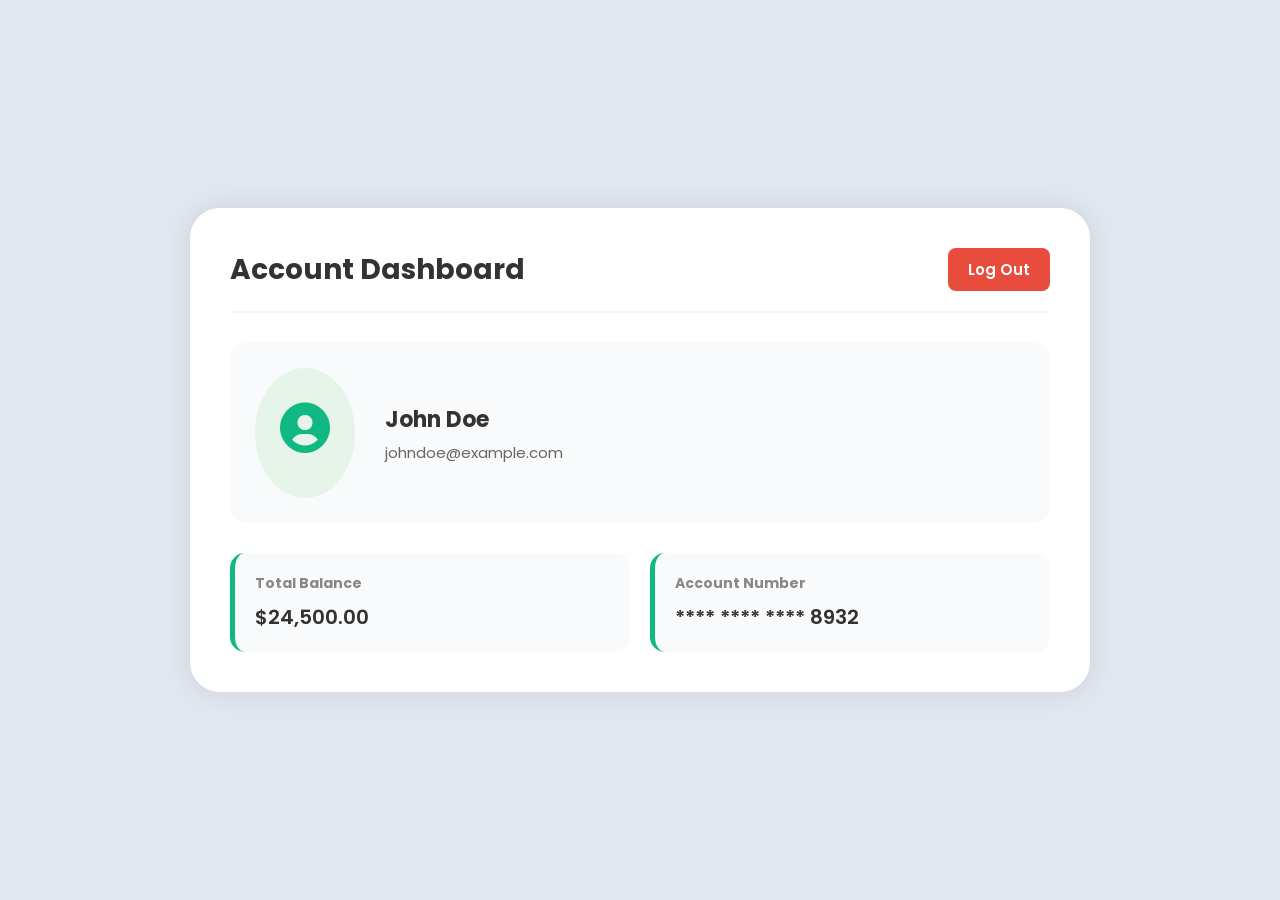
<file: bank/dashboard.html>
<!DOCTYPE html>
<html lang="en">
<head>
    <meta charset="UTF-8">
    <meta name="viewport" content="width=device-width, initial-scale=1.0">
    <link href="https://fonts.googleapis.com/css2?family=Poppins:wght@400;500;600;700&display=swap" rel="stylesheet">
    <link href="https://unpkg.com/boxicons@2.1.4/css/boxicons.min.css" rel="stylesheet">
    <title>BANK | User Dashboard</title>
    <style>
        * {
            margin: 0;
            padding: 0;
            box-sizing: border-box;
            font-family: 'Poppins', sans-serif;
        }

        body {
            background: #e2e8f0;
            display: flex;
            justify-content: center;
            align-items: center;
            min-height: 100vh;
        }

        .dashboard-container {
            width: 900px;
            background: #fff;
            border-radius: 30px;
            box-shadow: 0 0 30px rgba(0, 0, 0, 0.1);
            overflow: hidden;
            padding: 40px;
        }

        .header {
            display: flex;
            justify-content: space-between;
            align-items: center;
            border-bottom: 2px solid #f1f5f9;
            padding-bottom: 20px;
            margin-bottom: 30px;
        }

        .header h1 {
            color: #333;
            font-size: 28px;
        }

        .logout-btn {
            background: #e74c3c;
            color: #fff;
            border: none;
            padding: 10px 20px;
            border-radius: 8px;
            cursor: pointer;
            font-size: 15px;
            font-weight: 600;
            text-decoration: none;
            transition: 0.3s;
        }

        .logout-btn:hover {
            background: #c0392b;
        }

        .profile-section {
            display: flex;
            gap: 30px;
            align-items: center;
            margin-bottom: 30px;
            background: #f8fafc;
            padding: 25px;
            border-radius: 15px;
        }

        .profile-icon {
            font-size: 60px;
            color: #10b981;
            background: #e6f4ea;
            padding: 20px;
            border-radius: 50%;
        }

        .profile-info h3 {
            font-size: 22px;
            color: #333;
            margin-bottom: 5px;
        }

        .profile-info p {
            color: #666;
            font-size: 15px;
        }

        .cards-grid {
            display: grid;
            grid-template-columns: repeat(2, 1fr);
            gap: 20px;
        }

        .info-card {
            background: #f8fafc;
            padding: 20px;
            border-radius: 15px;
            border-left: 5px solid #10b981;
        }

        .info-card h4 {
            color: #888;
            font-size: 14px;
            margin-bottom: 8px;
        }

        .info-card p {
            color: #333;
            font-size: 20px;
            font-weight: 600;
        }
    </style>
</head>
<body>

    <div class="dashboard-container">
        <!-- رأس الصفحة -->
        <div class="header">
            <h1>Account Dashboard</h1>
            <a href="index.html" class="logout-btn">Log Out</a>
        </div>

        <!-- معلومات المستخدم الشخصية -->
        <div class="profile-section">
            <div class="profile-icon">
                <i class='bx bxs-user-circle'></i>
            </div>
            <div class="profile-info">
                <h3 id="username-display">John Doe</h3>
                <p id="email-display">johndoe@example.com</p>
            </div>
        </div>

        <!-- بطاقات معلومات الحساب البنكي -->
        <div class="cards-grid">
            <div class="info-card">
                <h4>Total Balance</h4>
                <p>$24,500.00</p>
            </div>
            <div class="info-card">
                <h4>Account Number</h4>
                <p>**** **** **** 8932</p>
            </div>
        </div>
    </div>

</body>
</html>
</file>
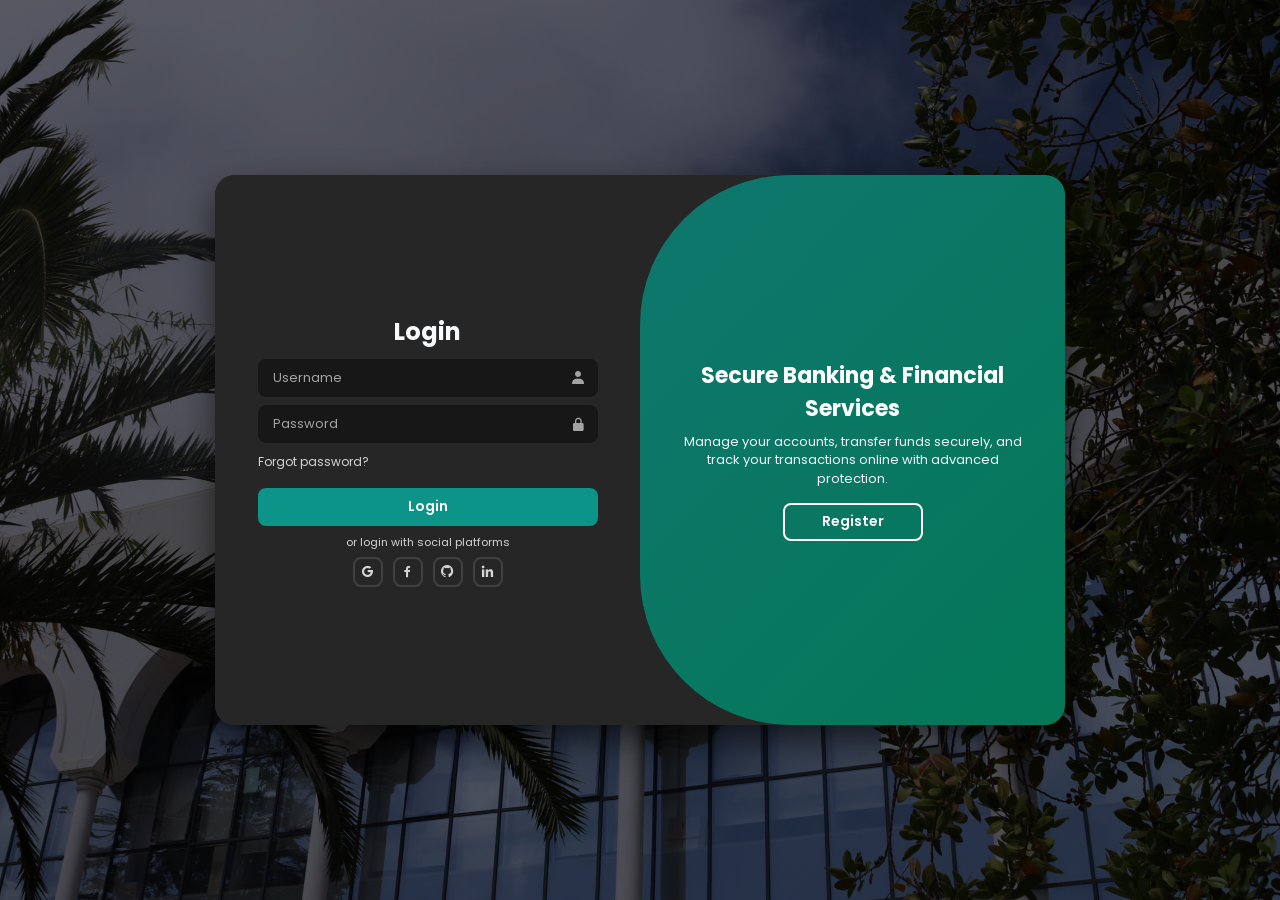
<file: bank/Login.html>
<!DOCTYPE html>
<html lang="en">
<head>
    <meta charset="UTF-8">
    <meta name="viewport" content="width=device-width, initial-scale=1.0">
    <link href="https://fonts.googleapis.com/css2?family=Poppins:wght@400;500;600;700&display=swap" rel="stylesheet">
    <link href="https://unpkg.com/boxicons@2.1.4/css/boxicons.min.css" rel="stylesheet">
    <link rel="stylesheet" href="style.css">
    <title>Login & Registration - Bank of Algeria</title>
</head>
<body>

    <div class="container" id="main-container">

        <!-- Form Box (Login) -->
        <div class="form-box login">
            <form action="login_process.php" method="POST">
                <h1>Login</h1>
                <div class="input-box">
                    <input type="text" name="username" placeholder="Username" required>
                    <i class='bx bxs-user'></i>
                </div>
                <div class="input-box">
                    <input type="password" name="password" placeholder="Password" required>
                    <i class='bx bxs-lock-alt'></i>
                </div>
                <div class="forgot-link">
                    <a href="#">Forgot password?</a>
                </div>
                <button type="submit" class="btn">Login</button>
                <p>or login with social platforms</p>
                <div class="social-icons">
                    <a href="#"><i class='bx bxl-google'></i></a>
                    <a href="#"><i class='bx bxl-facebook'></i></a>
                    <a href="#"><i class='bx bxl-github'></i></a>
                    <a href="#"><i class='bx bxl-linkedin'></i></a>
                </div>
            </form>
        </div>

        <!-- Form Box (Register) - Updated with Banking Fields -->
        <div class="form-box register">
            <form action="register.php" method="POST">
                <h1>Registration</h1>
                
                <div class="input-box">
                    <input type="text" name="username" placeholder="Username" required>
                    <i class='bx bxs-user'></i>
                </div>

                <div class="input-box">
                    <input type="text" name="full_name" placeholder="Full Name (الاسم الكامل)" required>
                    <i class='bx bxs-id-card'></i>
                </div>

                <div class="input-box">
                    <input type="text" name="nin" placeholder="National ID / NIN (رقم التعريف الوطني)" required>
                    <i class='bx bx-barcode'></i>
                </div>

                <div class="input-box">
                    <input type="date" name="dob" required>
                    <i class='bx bxs-calendar'></i>
                </div>

                <div class="input-box">
                    <input type="text" name="place_of_birth" placeholder="Place of Birth (مكان الولادة)" required>
                    <i class='bx bxs-map'></i>
                </div>

                <div class="input-box">
                    <input type="tel" name="phone" placeholder="Phone Number (رقم الهاتف)" required>
                    <i class='bx bxs-phone'></i>
                </div>

                <div class="input-box">
                    <input type="email" name="email" placeholder="Email" required>
                    <i class='bx bxs-envelope'></i>
                </div>

                <div class="input-box">
                    <input type="password" name="password" placeholder="Password" required>
                    <i class='bx bxs-lock-alt'></i>
                </div>

                <button type="submit" class="btn">Register</button>
                
                <p>or register with social platforms</p>
                <div class="social-icons">
                    <a href="#"><i class='bx bxl-google'></i></a>
                    <a href="#"><i class='bx bxl-facebook'></i></a>
                    <a href="#"><i class='bx bxl-github'></i></a>
                    <a href="#"><i class='bx bxl-linkedin'></i></a>
                </div>
            </form>
        </div>

        <!-- Toggle Box / Panel (Modified for Bank Theme) -->
        <div class="toggle-box">
            <div class="toggle-panel toggle-left">
                <h1>Secure Banking & Financial Services</h1>
                <p>Manage your accounts, transfer funds securely, and track your transactions online with advanced protection.</p>
                <button class="btn register-btn" id="register-btn">Register</button>
            </div>
            <div class="toggle-panel toggle-right">
                <h1>Welcome Back to Bank Portal</h1>
                <p>Access your secure dashboard to check your balance and execute banking operations instantly.</p>
                <button class="btn login-btn" id="login-btn">Login</button>
            </div>
        </div>

    </div>

    <!-- JavaScript -->
    <script>
        const container = document.getElementById('main-container');
        const registerBtn = document.getElementById('register-btn');
        const loginBtn = document.getElementById('login-btn');

        registerBtn.addEventListener('click', () => {
            container.classList.add('active');
        });

        loginBtn.addEventListener('click', () => {
            container.classList.remove('active');
        });
    </script>

</body>
</html>
</file>
<file: bank/style.css>
@import url('https://fonts.googleapis.com/css2?family=Poppins:wght@400;500;600;700&display=swap');

* {
    margin: 0;
    padding: 0;
    box-sizing: border-box;
    font-family: 'Poppins', sans-serif;
}

body {
    display: flex;
    justify-content: center;
    align-items: center;
    min-height: 100vh;
    
    /* 
      هنا تم وضع صورة البنك (bank.jpg) كخلفية للشاشة بالكامل،
      وفوقها طبقة تظليل سوداء شفافة للتحكم في السطوع.
      (يمكنك تعديل الرقم 0.6 لتغيير الشفافية: كلما زاد زاد الظلام).
    */
    background: linear-gradient(rgba(0, 0, 0, 0.6), rgba(0, 0, 0, 0.6)), url('image/bank.jpg');
    background-size: cover;
    background-position: center;
    background-repeat: no-repeat;
}

.container {
    position: relative;
    width: 850px;
    height: 550px;
    background: #262626; /* رمادي غامق أنيق لصندوق النموذج */
    border-radius: 20px;
    box-shadow: 0 15px 35px rgba(0, 0, 0, 0.6);
    overflow: hidden;
}

.container span, h1, p {
    color: #f1f5f9;
}

.form-box {
    position: absolute;
    top: 0;
    width: 50%;
    height: 100%;
    display: flex;
    align-items: center;
    justify-content: center;
    text-align: center;
    background: #262626;
    transition: 0.6s ease-in-out;
}

.form-box.register {
    left: 0;
    z-index: 1;
    visibility: hidden;
    overflow-y: auto;
    padding: 20px 0;
}

.form-box.register::-webkit-scrollbar {
    width: 5px;
}
.form-box.register::-webkit-scrollbar-thumb {
    background: #404040;
    border-radius: 10px;
}

.form-box.login {
    left: 0;
    z-index: 2;
}

.container.active .form-box.login {
    transform: translateX(100%);
}

.container.active .form-box.register {
    transform: translateX(100%);
    visibility: visible;
    z-index: 2;
}

form {
    width: 80%;
    max-width: 350px;
}

form h1 {
    font-size: 24px;
    margin-bottom: 10px;
    color: #f8fafc;
}

.input-box {
    position: relative;
    width: 100%;
    height: 38px;
    margin: 8px 0;
}

.input-box input {
    width: 100%;
    height: 100%;
    background: #171717;
    border: none;
    outline: none;
    border-radius: 8px;
    font-size: 13px;
    color: #f8fafc;
    padding: 0 35px 0 15px;
}

.input-box input::placeholder {
    color: #a3a3a3;
}

.input-box i {
    position: absolute;
    right: 12px;
    top: 50%;
    transform: translateY(-50%);
    font-size: 16px;
    color: #a3a3a3;
}

.forgot-link {
    margin: -3px 0 10px;
    text-align: left;
}

.forgot-link a {
    font-size: 12px;
    color: #d4d4d4;
    text-decoration: none;
}

.forgot-link a:hover {
    color: #0d9488;
}

.btn {
    width: 100%;
    height: 38px;
    background: #0d9488;
    border-radius: 8px;
    border: none;
    cursor: pointer;
    font-size: 14px;
    color: #fff;
    font-weight: 600;
    margin-top: 5px;
    transition: 0.3s;
}

.btn:hover {
    background: #0f766e;
}

form p {
    font-size: 11px;
    margin: 8px 0 6px;
    color: #d4d4d4;
}

.social-icons {
    display: flex;
    justify-content: center;
    gap: 10px;
}

.social-icons a {
    display: flex;
    justify-content: center;
    align-items: center;
    width: 30px;
    height: 30px;
    border: 2px solid #404040;
    border-radius: 8px;
    font-size: 15px;
    color: #d4d4d4;
    text-decoration: none;
    transition: 0.3s;
}

.social-icons a:hover {
    border-color: #0d9488;
    color: #0d9488;
}

.toggle-box {
    position: absolute;
    top: 0;
    left: 50%;
    width: 50%;
    height: 100%;
    overflow: hidden;
    transition: 0.6s ease-in-out;
    z-index: 100;
    border-radius: 150px 0 0 150px; 
    background: linear-gradient(135deg, #0f766e, #047857);
}

.container.active .toggle-box {
    left: 0;
    border-radius: 0 150px 150px 0;
}

.toggle-panel {
    position: absolute;
    top: 0;
    width: 100%;
    height: 100%;
    display: flex;
    flex-direction: column;
    justify-content: center;
    align-items: center;
    text-align: center;
    color: #fff;
    padding: 0 30px;
    transition: 0.6s ease-in-out;
}

.toggle-panel h1 {
    font-size: 22px;
    margin-bottom: 8px;
    color: #fff;
}

.toggle-panel p {
    font-size: 13px;
    line-height: 1.4;
    color: #f1f5f9;
}

.toggle-left {
    transform: translateX(0);
}

.container.active .toggle-left {
    transform: translateX(-200%);
}

.toggle-right {
    transform: translateX(200%);
}

.container.active .toggle-right {
    transform: translateX(0);
}

.toggle-panel .btn {
    width: 140px;
    background: transparent;
    border: 2px solid #fff;
    box-shadow: none;
    margin-top: 15px;
}

.toggle-panel .btn:hover {
    background: #fff;
    color: #047857;
}
</file>
